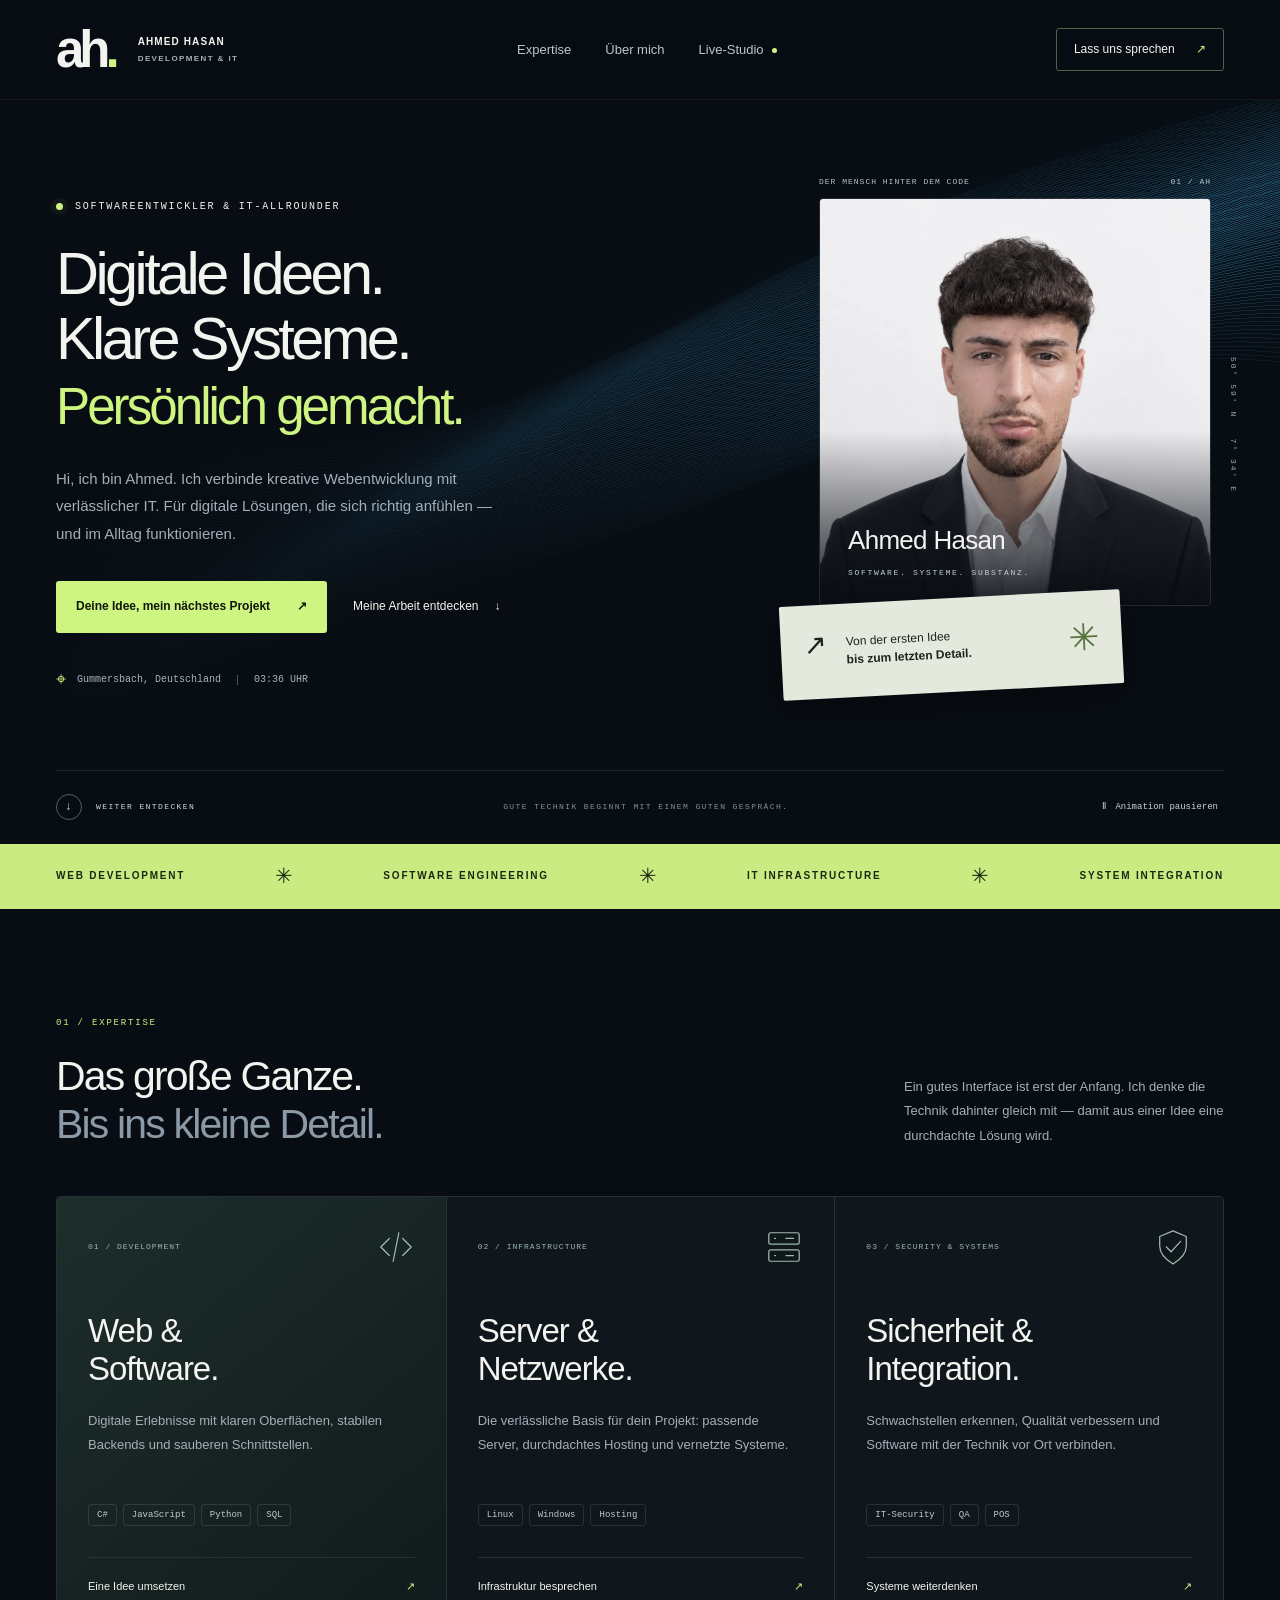
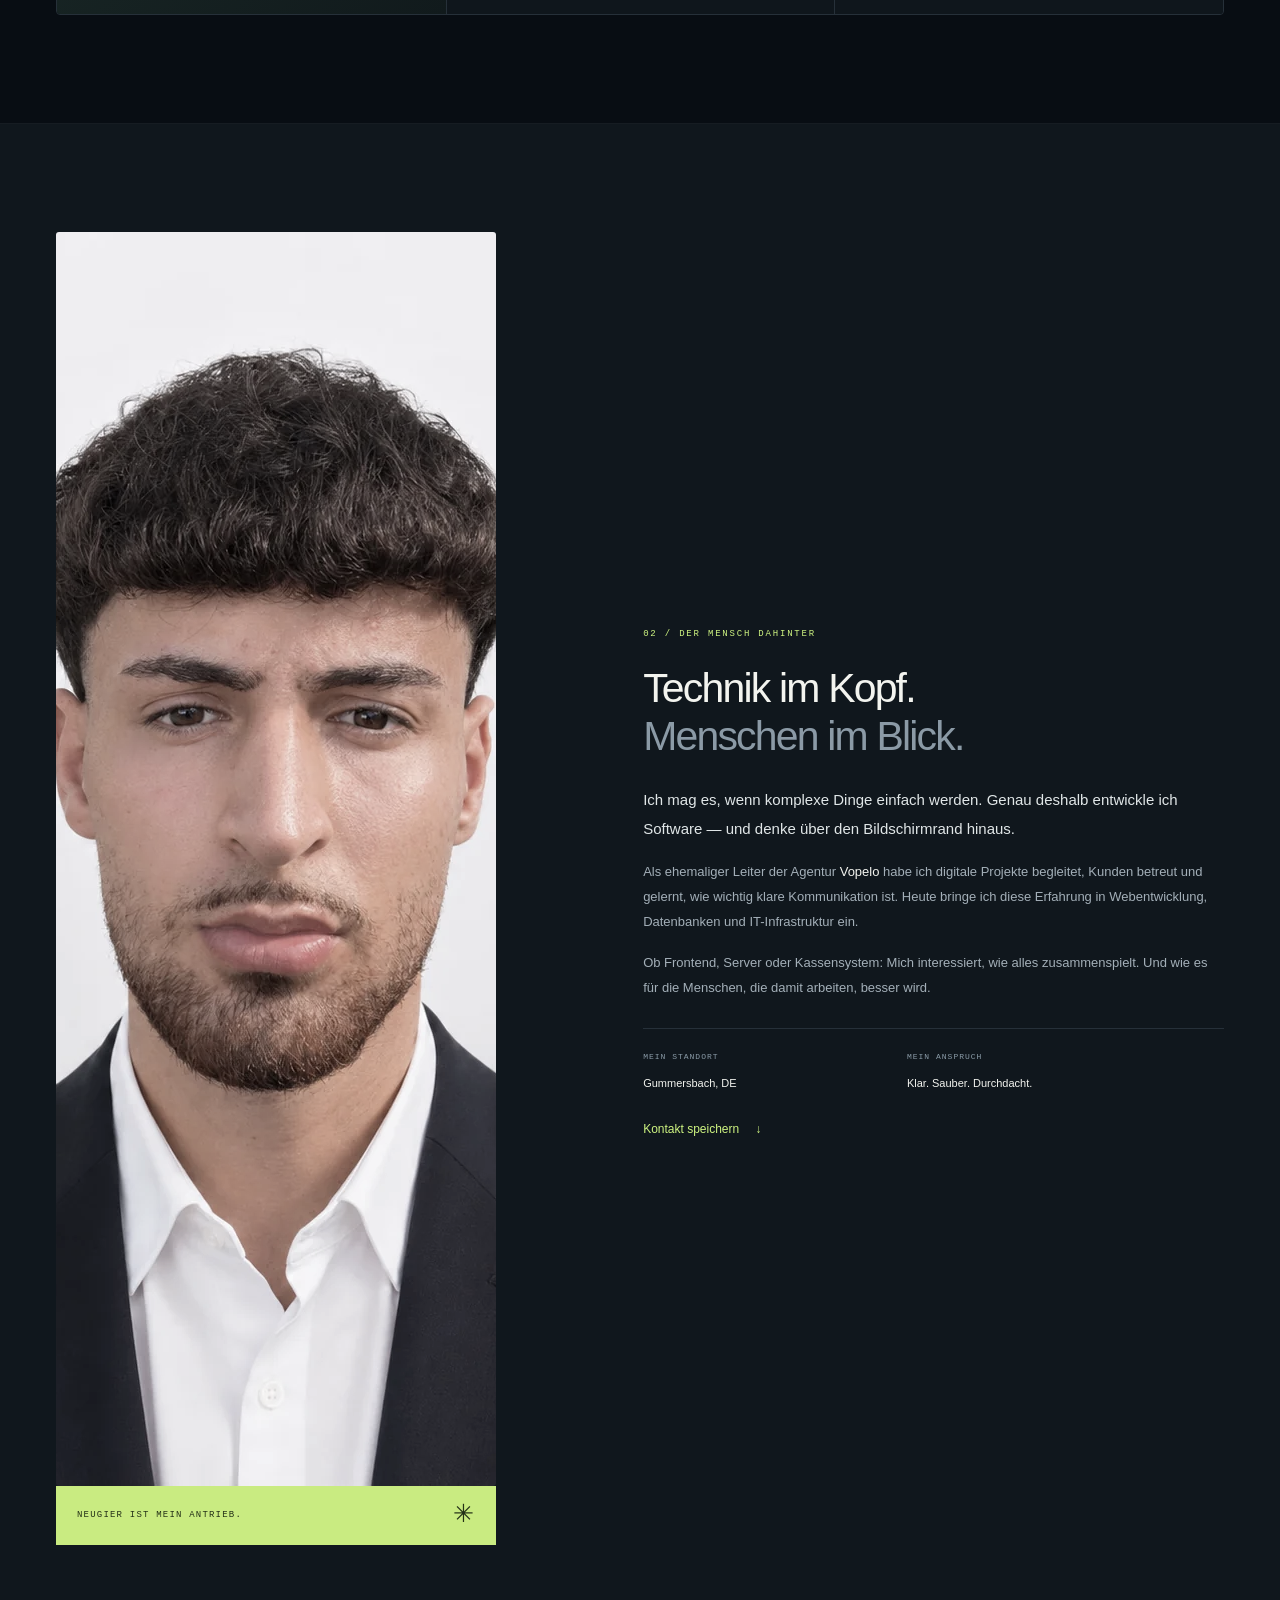
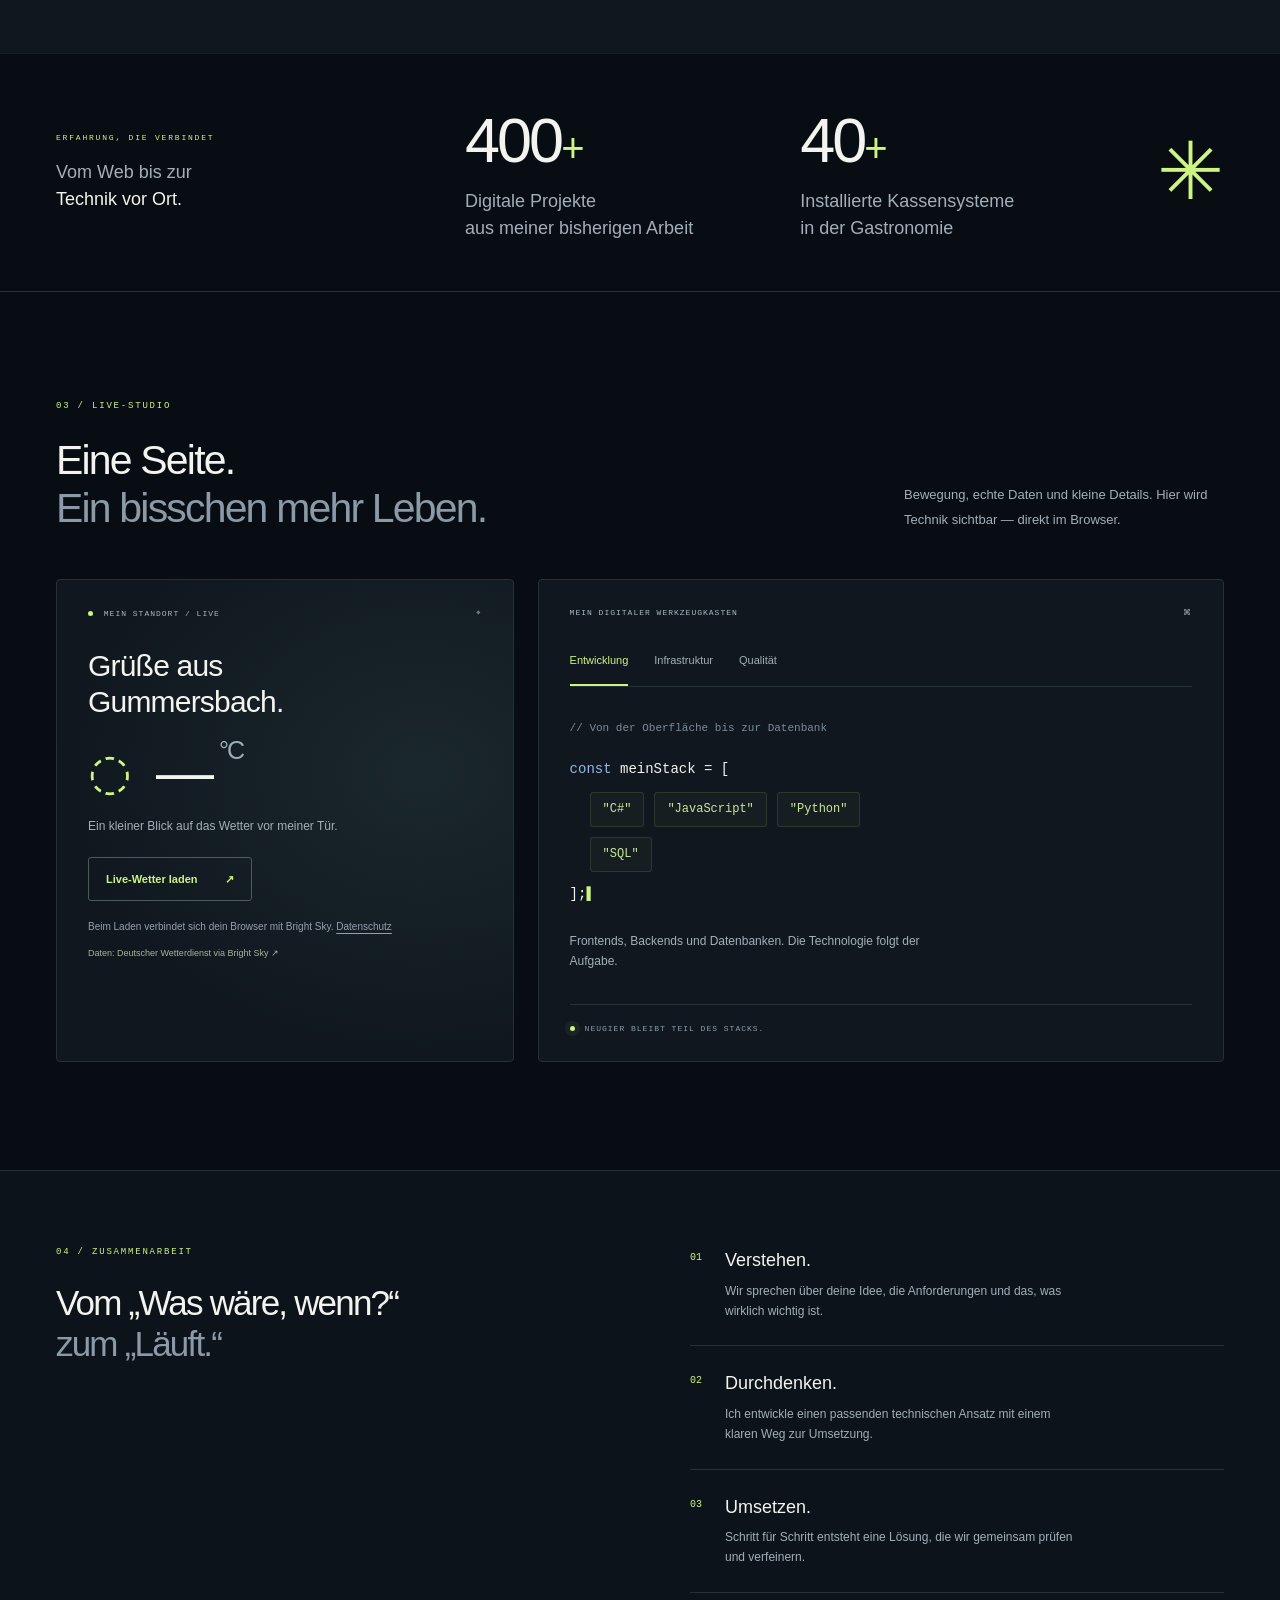
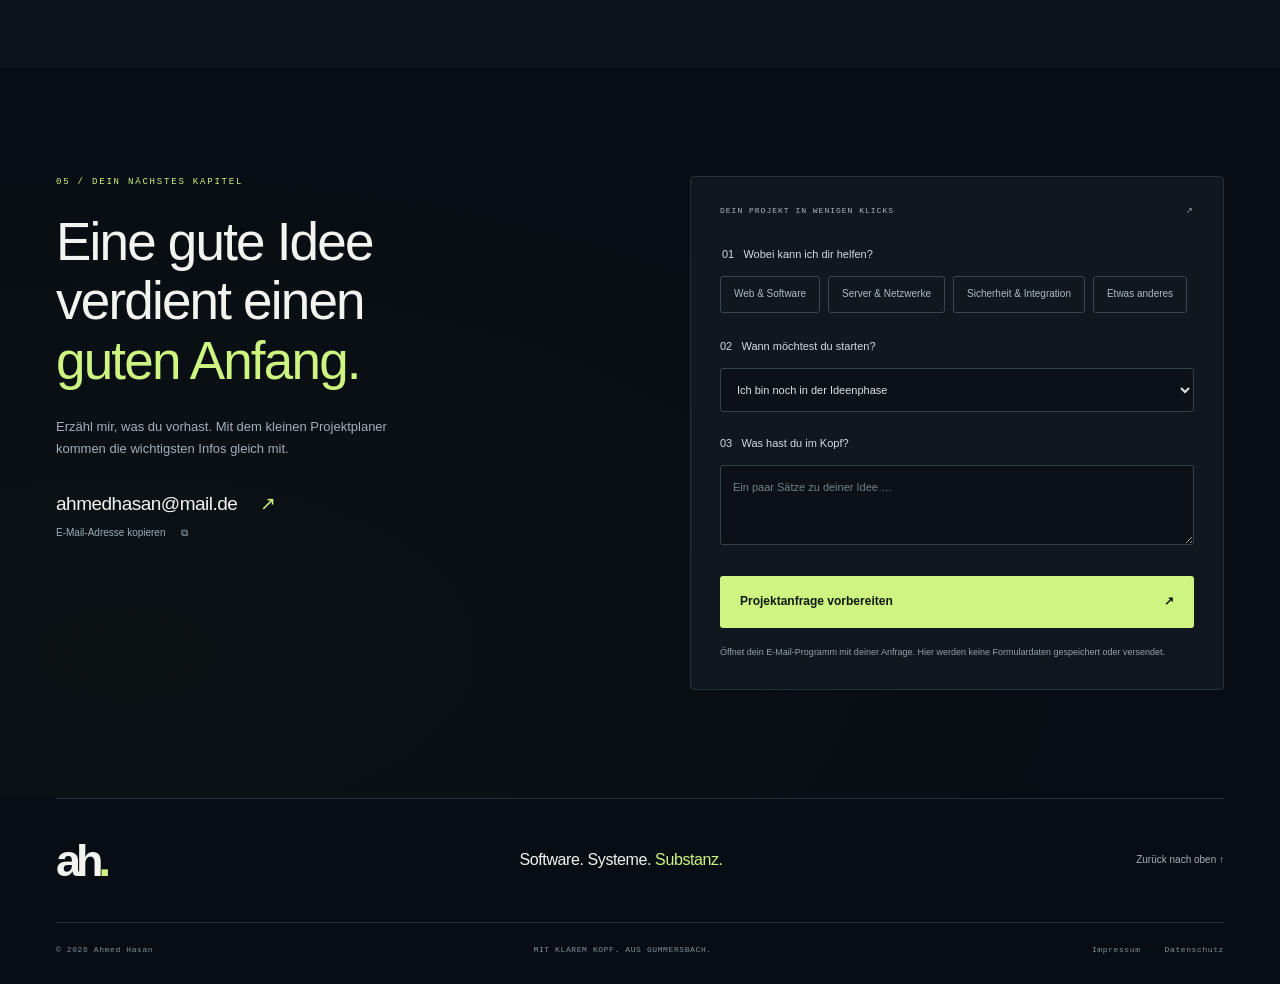
<file: index.html>
<!doctype html>
<html lang="de">
<head>
<meta charset="utf-8"><meta name="viewport" content="width=device-width, initial-scale=1"><meta name="theme-color" content="#080d13">
<title>Ahmed Hasan — Software. Systeme. Substanz.</title><meta name="description" content="Ahmed Hasan aus Gummersbach. Persönliche Softwareentwicklung, Webanwendungen und sichere IT-Infrastruktur – von der Idee bis zum Betrieb.">
<meta property="og:title" content="Ahmed Hasan — Software. Systeme. Substanz."><meta property="og:description" content="Digitale Ideen. Durchdachte Systeme. Ein persönlicher Blick auf meine Arbeit."><meta property="og:type" content="website">
<link rel="icon" href="assets/favicon.svg" type="image/svg+xml"><link rel="stylesheet" href="style.css"><script src="script.js" defer></script>
</head>
<body>
<a class="skip-link" href="#inhalt">Zum Inhalt springen</a>
<header class="site-header" id="header"><div class="container navigation"><a class="brand" href="#start" aria-label="Ahmed Hasan, Startseite">ah<span>.</span><span class="brand-caption">AHMED HASAN<br><small>DEVELOPMENT & IT</small></span></a><nav aria-label="Hauptnavigation" id="navigation"><a href="#leistungen">Expertise</a><a href="#ueber-mich">Über mich</a><a href="#studio">Live-Studio <span class="tiny-dot"></span></a></nav><a class="nav-contact" href="#kontakt">Lass uns sprechen <span>↗</span></a><button class="menu-toggle" aria-controls="navigation" aria-expanded="false" aria-label="Menü öffnen"><span></span><span></span></button></div></header>
<main id="inhalt">
<section class="hero" id="start" aria-labelledby="hero-title">
<div class="hero-media" aria-hidden="true"><video id="background-video" muted loop playsinline preload="none" poster="assets/digital-flow-poster.webp"><source data-src="assets/digital-flow.mp4" type="video/mp4"></video><div class="video-shade"></div></div>
<div class="container hero-inner"><div class="hero-copy"><p class="eyebrow"><span class="status-dot"></span> SOFTWAREENTWICKLER & IT-ALLROUNDER</p><h1 id="hero-title">Digitale Ideen.<br>Klare Systeme.<br><span>Persönlich gemacht.</span></h1><p class="hero-description">Hi, ich bin Ahmed. Ich verbinde kreative Webentwicklung mit verlässlicher IT. Für digitale Lösungen, die sich richtig anfühlen — und im Alltag funktionieren.</p><div class="hero-actions"><a class="button primary" href="#kontakt">Deine Idee, mein nächstes Projekt <span>↗</span></a><a class="text-link" href="#leistungen">Meine Arbeit entdecken <span>↓</span></a></div><div class="hero-location"><span class="location-mark">⌖</span> Gummersbach, Deutschland <span class="location-divider"></span><time id="local-time">Europe / Berlin</time></div></div>
<div class="portrait-composition"><div class="portrait-top"><span>DER MENSCH HINTER DEM CODE</span><span>01 / AH</span></div><div class="portrait-frame"><img src="assets/ahmed-hasan-portrait.webp" alt="Ahmed Hasan im dunklen Sakko" width="1254" height="1254" fetchpriority="high"><div class="portrait-gradient"></div><div class="portrait-name">Ahmed Hasan<span>SOFTWARE. SYSTEME. SUBSTANZ.</span></div></div><div class="portrait-note"><span class="note-symbol">↗</span><div>Von der ersten Idee<br><strong>bis zum letzten Detail.</strong></div><span class="note-star">✳</span></div><div class="portrait-coordinate">50° 59′ N &nbsp; 7° 34′ E</div></div>
</div><div class="container hero-bottom"><a href="#leistungen"><span class="scroll-circle">↓</span> WEITER ENTDECKEN</a><span>GUTE TECHNIK BEGINNT MIT EINEM GUTEN GESPRÄCH.</span><button id="motion-toggle" type="button" aria-pressed="false"><span id="motion-icon">▶</span> <span id="motion-label">Animation starten</span></button></div>
</section>
<div class="expertise-strip"><div class="container"><span>WEB DEVELOPMENT</span><i>✳</i><span>SOFTWARE ENGINEERING</span><i>✳</i><span>IT INFRASTRUCTURE</span><i>✳</i><span>SYSTEM INTEGRATION</span></div></div>
<section class="section" id="leistungen"><div class="container"><div class="section-heading"><div><p class="eyebrow section-label">01 / EXPERTISE</p><h2>Das große Ganze.<br><span>Bis ins kleine Detail.</span></h2></div><p>Ein gutes Interface ist erst der Anfang. Ich denke die Technik dahinter gleich mit — damit aus einer Idee eine durchdachte Lösung wird.</p></div>
<div class="service-grid"><article class="service featured"><div class="service-top"><span>01 / DEVELOPMENT</span><svg viewBox="0 0 40 40" aria-hidden="true"><path d="m13 11-9 9 9 9m14-18 9 9-9 9M23 5l-6 30"/></svg></div><h3>Web &<br>Software.</h3><p>Digitale Erlebnisse mit klaren Oberflächen, stabilen Backends und sauberen Schnittstellen.</p><div class="tags"><span>C#</span><span>JavaScript</span><span>Python</span><span>SQL</span></div><a href="#kontakt" data-service="Web & Software" class="service-link">Eine Idee umsetzen <span>↗</span></a></article>
<article class="service"><div class="service-top"><span>02 / INFRASTRUCTURE</span><svg viewBox="0 0 40 40" aria-hidden="true"><rect x="4" y="5" width="32" height="12" rx="2"/><rect x="4" y="23" width="32" height="12" rx="2"/><path d="M10 11h1m-1 18h1m11-18h8m-8 18h8"/></svg></div><h3>Server &<br>Netzwerke.</h3><p>Die verlässliche Basis für dein Projekt: passende Server, durchdachtes Hosting und vernetzte Systeme.</p><div class="tags"><span>Linux</span><span>Windows</span><span>Hosting</span></div><a href="#kontakt" data-service="Server & Netzwerke" class="service-link">Infrastruktur besprechen <span>↗</span></a></article>
<article class="service"><div class="service-top"><span>03 / SECURITY & SYSTEMS</span><svg viewBox="0 0 40 40" aria-hidden="true"><path d="m20 3 14 6v10c0 8-6 14-14 19C12 33 6 27 6 19V9Zm-7 17 5 5 10-11"/></svg></div><h3>Sicherheit &<br>Integration.</h3><p>Schwachstellen erkennen, Qualität verbessern und Software mit der Technik vor Ort verbinden.</p><div class="tags"><span>IT-Security</span><span>QA</span><span>POS</span></div><a href="#kontakt" data-service="Sicherheit & Integration" class="service-link">Systeme weiterdenken <span>↗</span></a></article></div>
</div></section>
<section class="about-section section" id="ueber-mich"><div class="container about-grid"><div class="about-image"><img src="assets/ahmed-hasan-portrait.webp" alt="Ahmed Hasan – Softwareentwickler aus Gummersbach" width="1254" height="1254" loading="lazy"><div class="about-image-caption"><span>NEUGIER IST MEIN ANTRIEB.</span><span>✳</span></div></div><div class="about-copy"><p class="eyebrow section-label">02 / DER MENSCH DAHINTER</p><h2>Technik im Kopf.<br><span>Menschen im Blick.</span></h2><p class="lead">Ich mag es, wenn komplexe Dinge einfach werden. Genau deshalb entwickle ich Software — und denke über den Bildschirmrand hinaus.</p><p>Als ehemaliger Leiter der Agentur <strong>Vopelo</strong> habe ich digitale Projekte begleitet, Kunden betreut und gelernt, wie wichtig klare Kommunikation ist. Heute bringe ich diese Erfahrung in Webentwicklung, Datenbanken und IT-Infrastruktur ein.</p><p>Ob Frontend, Server oder Kassensystem: Mich interessiert, wie alles zusammenspielt. Und wie es für die Menschen, die damit arbeiten, besser wird.</p><div class="personal-facts"><div><span>MEIN STANDORT</span><strong>Gummersbach, DE</strong></div><div><span>MEIN ANSPRUCH</span><strong>Klar. Sauber. Durchdacht.</strong></div></div><button class="text-link" id="save-contact">Kontakt speichern <span>↓</span></button></div></div></section>
<section class="experience"><div class="container experience-inner"><div><p class="eyebrow section-label">ERFAHRUNG, DIE VERBINDET</p><p>Vom Web bis zur<br><strong>Technik vor Ort.</strong></p></div><div class="stat"><strong>400<span>+</span></strong><p>Digitale Projekte<br>aus meiner bisherigen Arbeit</p></div><div class="stat"><strong>40<span>+</span></strong><p>Installierte Kassensysteme<br>in der Gastronomie</p></div><div class="experience-asterisk" aria-hidden="true">✳</div></div></section>
<section class="section studio-section" id="studio"><div class="container"><div class="section-heading"><div><p class="eyebrow section-label">03 / LIVE-STUDIO</p><h2>Eine Seite.<br><span>Ein bisschen mehr Leben.</span></h2></div><p>Bewegung, echte Daten und kleine Details. Hier wird Technik sichtbar — direkt im Browser.</p></div><div class="studio-grid"><article class="weather-card"><div class="card-top"><span><i class="tiny-dot"></i> MEIN STANDORT / LIVE</span><span>⌖</span></div><h3>Grüße aus<br>Gummersbach.</h3><div class="weather-display"><span id="weather-icon" aria-hidden="true">◌</span><strong id="weather-temp">—<small>°C</small></strong></div><p id="weather-description" aria-live="polite">Ein kleiner Blick auf das Wetter vor meiner Tür.</p><div class="weather-details" id="weather-details" hidden><span id="weather-wind"></span><span id="weather-updated"></span></div><button class="button outline" id="load-weather">Live-Wetter laden <span>↗</span></button><p class="data-note">Beim Laden verbindet sich dein Browser mit Bright Sky. <a href="datenschutz.html#live-wetter">Datenschutz</a></p><a class="source-link" href="https://brightsky.dev/" target="_blank" rel="noopener noreferrer">Daten: Deutscher Wetterdienst via Bright Sky ↗</a></article>
<article class="stack-card"><div class="card-top"><span>MEIN DIGITALER WERKZEUGKASTEN</span><span>⌘</span></div><div class="stack-tabs" role="tablist" aria-label="Technologiebereiche"><button role="tab" id="tab-dev" aria-controls="stack-panel" aria-selected="true" data-stack="dev">Entwicklung</button><button role="tab" id="tab-infra" aria-controls="stack-panel" aria-selected="false" tabindex="-1" data-stack="infra">Infrastruktur</button><button role="tab" id="tab-quality" aria-controls="stack-panel" aria-selected="false" tabindex="-1" data-stack="quality">Qualität</button></div><div id="stack-panel" role="tabpanel" aria-labelledby="tab-dev" tabindex="0"><div class="stack-code"><span class="code-muted">// Von der Oberfläche bis zur Datenbank</span><p><span class="code-blue">const</span> meinStack = [</p><div id="stack-items"><span>"C#"</span><span>"JavaScript"</span><span>"Python"</span><span>"SQL"</span></div><p>];<span class="code-cursor">▌</span></p></div><p class="stack-description" id="stack-description">Frontends, Backends und Datenbanken. Die Technologie folgt der Aufgabe.</p></div><div class="stack-footer"><span class="status-dot"></span> NEUGIER BLEIBT TEIL DES STACKS.</div></article></div></div></section>
<section class="process-section"><div class="container process-grid"><div><p class="eyebrow section-label">04 / ZUSAMMENARBEIT</p><h2>Vom „Was wäre, wenn?“<br><span>zum „Läuft.“</span></h2></div><div class="process-steps"><div><span>01</span><div><h3>Verstehen.</h3><p>Wir sprechen über deine Idee, die Anforderungen und das, was wirklich wichtig ist.</p></div></div><div><span>02</span><div><h3>Durchdenken.</h3><p>Ich entwickle einen passenden technischen Ansatz mit einem klaren Weg zur Umsetzung.</p></div></div><div><span>03</span><div><h3>Umsetzen.</h3><p>Schritt für Schritt entsteht eine Lösung, die wir gemeinsam prüfen und verfeinern.</p></div></div></div></div></section>
<section class="section contact-section" id="kontakt"><div class="container contact-grid"><div><p class="eyebrow section-label">05 / DEIN NÄCHSTES KAPITEL</p><h2>Eine gute Idee<br>verdient einen<br><span>guten Anfang.</span></h2><p class="contact-description">Erzähl mir, was du vorhast. Mit dem kleinen Projektplaner kommen die wichtigsten Infos gleich mit.</p><a class="contact-email" href="mailto:ahmedhasan@mail.de">ahmedhasan@mail.de <span>↗</span></a><button class="copy-button" id="copy-email">E-Mail-Adresse kopieren <span>⧉</span></button><p id="copy-status" role="status" class="feedback"></p></div>
<form class="project-planner" id="project-form"><div class="card-top"><span>DEIN PROJEKT IN WENIGEN KLICKS</span><span>↗</span></div><fieldset><legend>01 &nbsp; Wobei kann ich dir helfen?</legend><div class="project-options"><label><input type="radio" name="service" value="Web & Software" required><span>Web & Software</span></label><label><input type="radio" name="service" value="Server & Netzwerke"><span>Server & Netzwerke</span></label><label><input type="radio" name="service" value="Sicherheit & Integration"><span>Sicherheit & Integration</span></label><label><input type="radio" name="service" value="Etwas anderes"><span>Etwas anderes</span></label></div></fieldset><div class="field"><label for="timeline">02 &nbsp; Wann möchtest du starten?</label><select id="timeline" name="timeline"><option>Ich bin noch in der Ideenphase</option><option>So bald wie möglich</option><option>In den nächsten 1–3 Monaten</option><option>Der Zeitpunkt ist flexibel</option></select></div><div class="field"><label for="project-message">03 &nbsp; Was hast du im Kopf?</label><textarea id="project-message" name="message" rows="3" maxlength="2000" placeholder="Ein paar Sätze zu deiner Idee …" required></textarea></div><button type="submit" class="button primary">Projektanfrage vorbereiten <span>↗</span></button><p class="data-note">Öffnet dein E-Mail-Programm mit deiner Anfrage. Hier werden keine Formulardaten gespeichert oder versendet.</p><div id="email-fallback" hidden><p class="feedback" role="status">Deine Anfrage ist vorbereitet. Falls sich kein E-Mail-Programm öffnet, kopiere den Text und sende ihn an ahmedhasan@mail.de.</p><textarea id="prepared-message" readonly rows="5" aria-label="Vorbereitete Projektanfrage"></textarea><button id="copy-inquiry" type="button" class="text-link">Anfrage kopieren ⧉</button><p id="inquiry-status" role="status" class="feedback"></p></div></form></div></section>
</main>
<footer><div class="container footer-top"><a class="brand" href="#start" aria-label="Zur Startseite">ah<span>.</span></a><p>Software. Systeme. <span>Substanz.</span></p><a class="text-link" href="#start">Zurück nach oben ↑</a></div><div class="container footer-bottom"><span>© <span id="year">2026</span> Ahmed Hasan</span><span>MIT KLAREM KOPF. AUS GUMMERSBACH.</span><div><a href="Impressum.html">Impressum</a><a href="datenschutz.html">Datenschutz</a></div></div></footer>
</body></html>
</file>
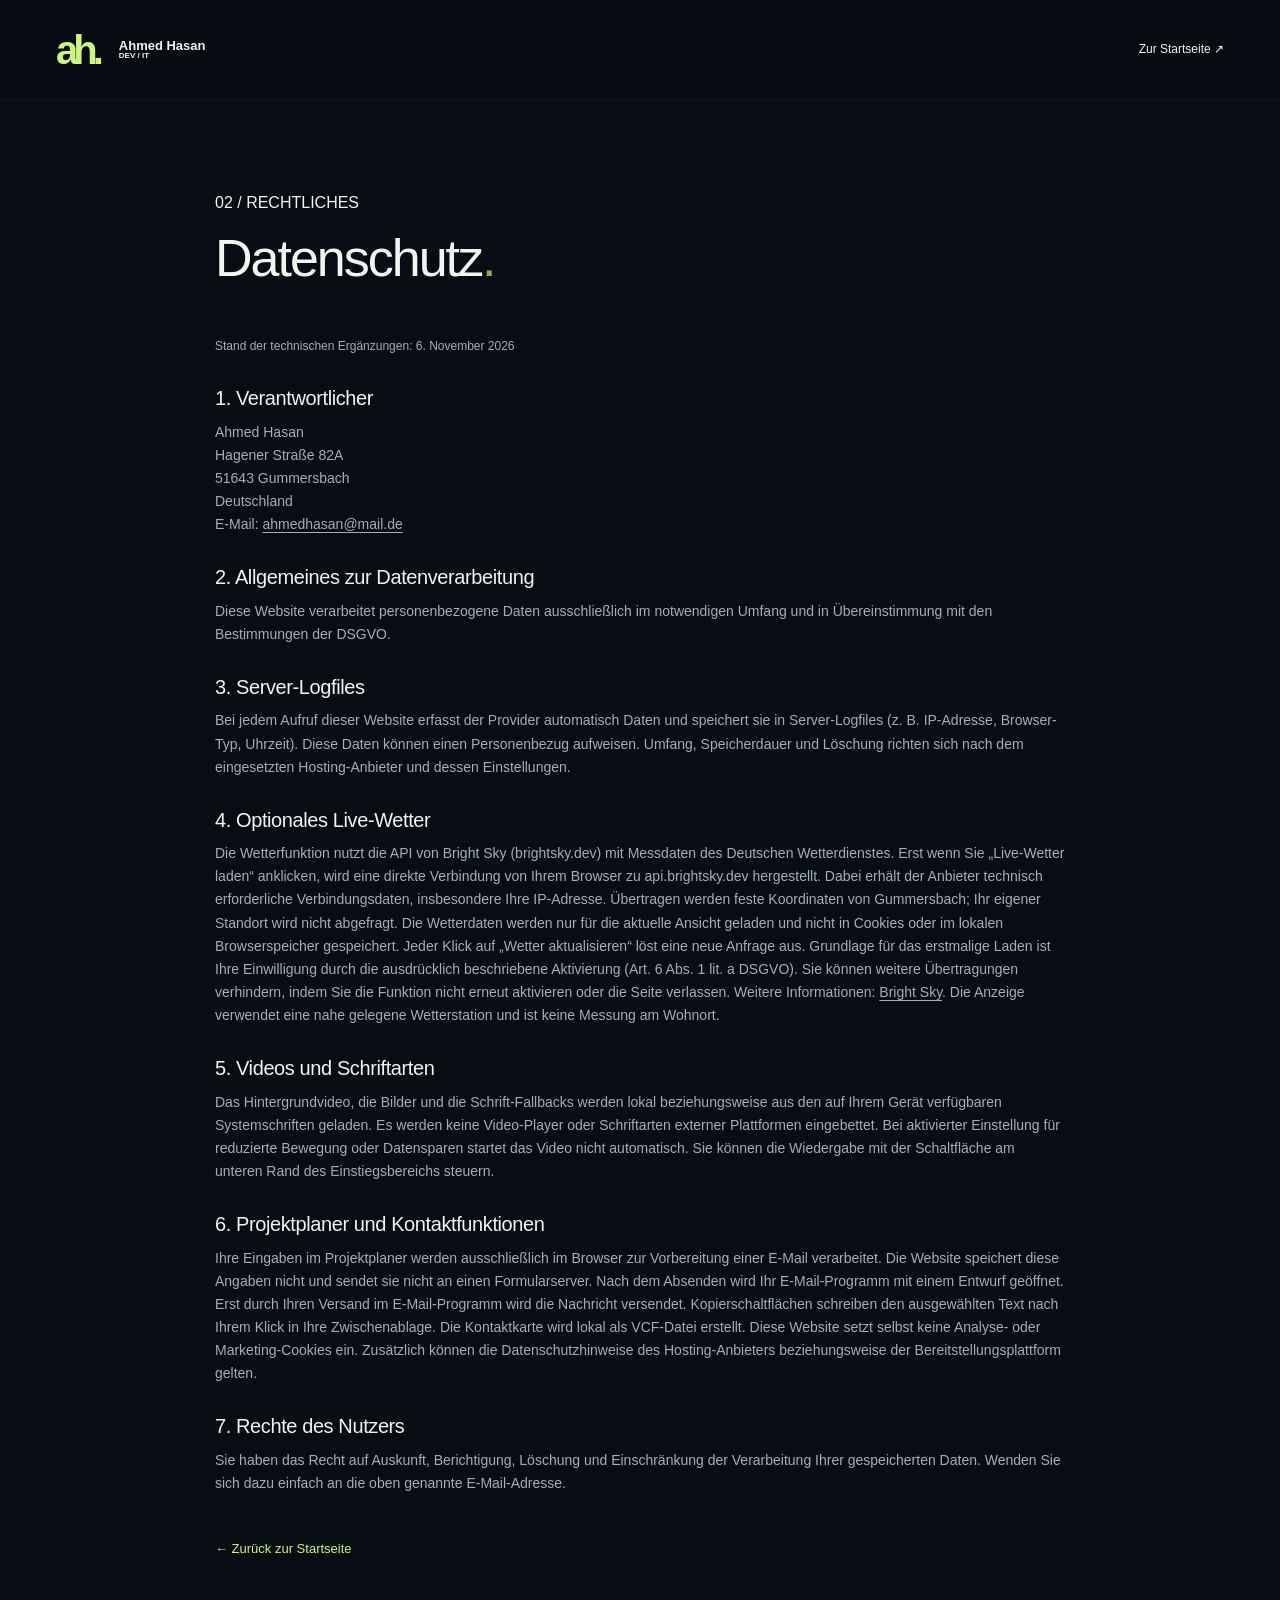
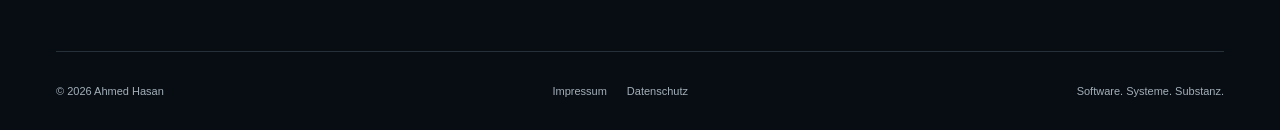
<file: datenschutz.html>
<!doctype html>
<html lang="de">
<head>
  <meta charset="utf-8">
  <meta name="viewport" content="width=device-width, initial-scale=1">
  <meta name="theme-color" content="#0a1420">
  <meta name="robots" content="noindex, follow">
  <title>Datenschutzerklärung — Ahmed Hasan</title>
  <link rel="icon" type="image/svg+xml" href="assets/favicon.svg">
  <link rel="stylesheet" href="style.css">
  <script defer src="script.js"></script>
</head>
<body class="legal-page">
  <a class="skip-link" href="#hauptinhalt">Zum Inhalt springen</a>
  <header class="site-header" id="site-header"><div class="container nav-shell"><a class="brand" href="index.html" aria-label="Ahmed Hasan – Startseite"><span class="brand-symbol" aria-hidden="true">a<span>h</span><b>.</b></span><span class="brand-name"><span>Ahmed <strong>Hasan</strong></span><small>DEV / IT</small></span></a><a class="nav-cta" href="index.html">Zur Startseite <span aria-hidden="true">↗</span></a></div></header>
  <main id="hauptinhalt" class="container legal-wrap">
    <p class="section-kicker"><span>02</span> / RECHTLICHES</p>
    <h1>Datenschutz<span style="color:#8bad4b">.</span></h1>
    <div class="legal-body">
      <p class="legal-note">Stand der technischen Ergänzungen: 6. November 2026</p>
      <h2>1. Verantwortlicher</h2>
      <p>Ahmed Hasan<br>Hagener Straße 82A<br>51643 Gummersbach<br>Deutschland<br>E-Mail: <a href="mailto:ahmedhasan@mail.de">ahmedhasan@mail.de</a></p>
      <h2>2. Allgemeines zur Datenverarbeitung</h2>
      <p>Diese Website verarbeitet personenbezogene Daten ausschließlich im notwendigen Umfang und in Übereinstimmung mit den Bestimmungen der DSGVO.</p>
      <h2>3. Server-Logfiles</h2>
      <p>Bei jedem Aufruf dieser Website erfasst der Provider automatisch Daten und speichert sie in Server-Logfiles (z. B. IP-Adresse, Browser-Typ, Uhrzeit). Diese Daten können einen Personenbezug aufweisen. Umfang, Speicherdauer und Löschung richten sich nach dem eingesetzten Hosting-Anbieter und dessen Einstellungen.</p>
      <h2 id="live-wetter">4. Optionales Live-Wetter</h2>
      <p>Die Wetterfunktion nutzt die API von Bright Sky (brightsky.dev) mit Messdaten des Deutschen Wetterdienstes. Erst wenn Sie „Live-Wetter laden“ anklicken, wird eine direkte Verbindung von Ihrem Browser zu api.brightsky.dev hergestellt. Dabei erhält der Anbieter technisch erforderliche Verbindungsdaten, insbesondere Ihre IP-Adresse. Übertragen werden feste Koordinaten von Gummersbach; Ihr eigener Standort wird nicht abgefragt. Die Wetterdaten werden nur für die aktuelle Ansicht geladen und nicht in Cookies oder im lokalen Browserspeicher gespeichert. Jeder Klick auf „Wetter aktualisieren“ löst eine neue Anfrage aus. Grundlage für das erstmalige Laden ist Ihre Einwilligung durch die ausdrücklich beschriebene Aktivierung (Art. 6 Abs. 1 lit. a DSGVO). Sie können weitere Übertragungen verhindern, indem Sie die Funktion nicht erneut aktivieren oder die Seite verlassen. Weitere Informationen: <a href="https://brightsky.dev/" target="_blank" rel="noopener noreferrer">Bright Sky</a>. Die Anzeige verwendet eine nahe gelegene Wetterstation und ist keine Messung am Wohnort.</p>
      <h2>5. Videos und Schriftarten</h2>
      <p>Das Hintergrundvideo, die Bilder und die Schrift-Fallbacks werden lokal beziehungsweise aus den auf Ihrem Gerät verfügbaren Systemschriften geladen. Es werden keine Video-Player oder Schriftarten externer Plattformen eingebettet. Bei aktivierter Einstellung für reduzierte Bewegung oder Datensparen startet das Video nicht automatisch. Sie können die Wiedergabe mit der Schaltfläche am unteren Rand des Einstiegsbereichs steuern.</p>
      <h2>6. Projektplaner und Kontaktfunktionen</h2>
      <p>Ihre Eingaben im Projektplaner werden ausschließlich im Browser zur Vorbereitung einer E-Mail verarbeitet. Die Website speichert diese Angaben nicht und sendet sie nicht an einen Formularserver. Nach dem Absenden wird Ihr E-Mail-Programm mit einem Entwurf geöffnet. Erst durch Ihren Versand im E-Mail-Programm wird die Nachricht versendet. Kopierschaltflächen schreiben den ausgewählten Text nach Ihrem Klick in Ihre Zwischenablage. Die Kontaktkarte wird lokal als VCF-Datei erstellt. Diese Website setzt selbst keine Analyse- oder Marketing-Cookies ein. Zusätzlich können die Datenschutzhinweise des Hosting-Anbieters beziehungsweise der Bereitstellungsplattform gelten.</p>
      <h2>7. Rechte des Nutzers</h2>
      <p>Sie haben das Recht auf Auskunft, Berichtigung, Löschung und Einschränkung der Verarbeitung Ihrer gespeicherten Daten. Wenden Sie sich dazu einfach an die oben genannte E-Mail-Adresse.</p>
    </div>
    <a class="legal-back" href="index.html"><span aria-hidden="true">←</span> Zurück zur Startseite</a>
  </main>
  <footer class="site-footer"><div class="container footer-lower"><span>© 2026 Ahmed Hasan</span><div><a href="Impressum.html">Impressum</a><a href="datenschutz.html" aria-current="page">Datenschutz</a></div><span>Software. Systeme. Substanz.</span></div></footer>
</body>
</html>
</file>
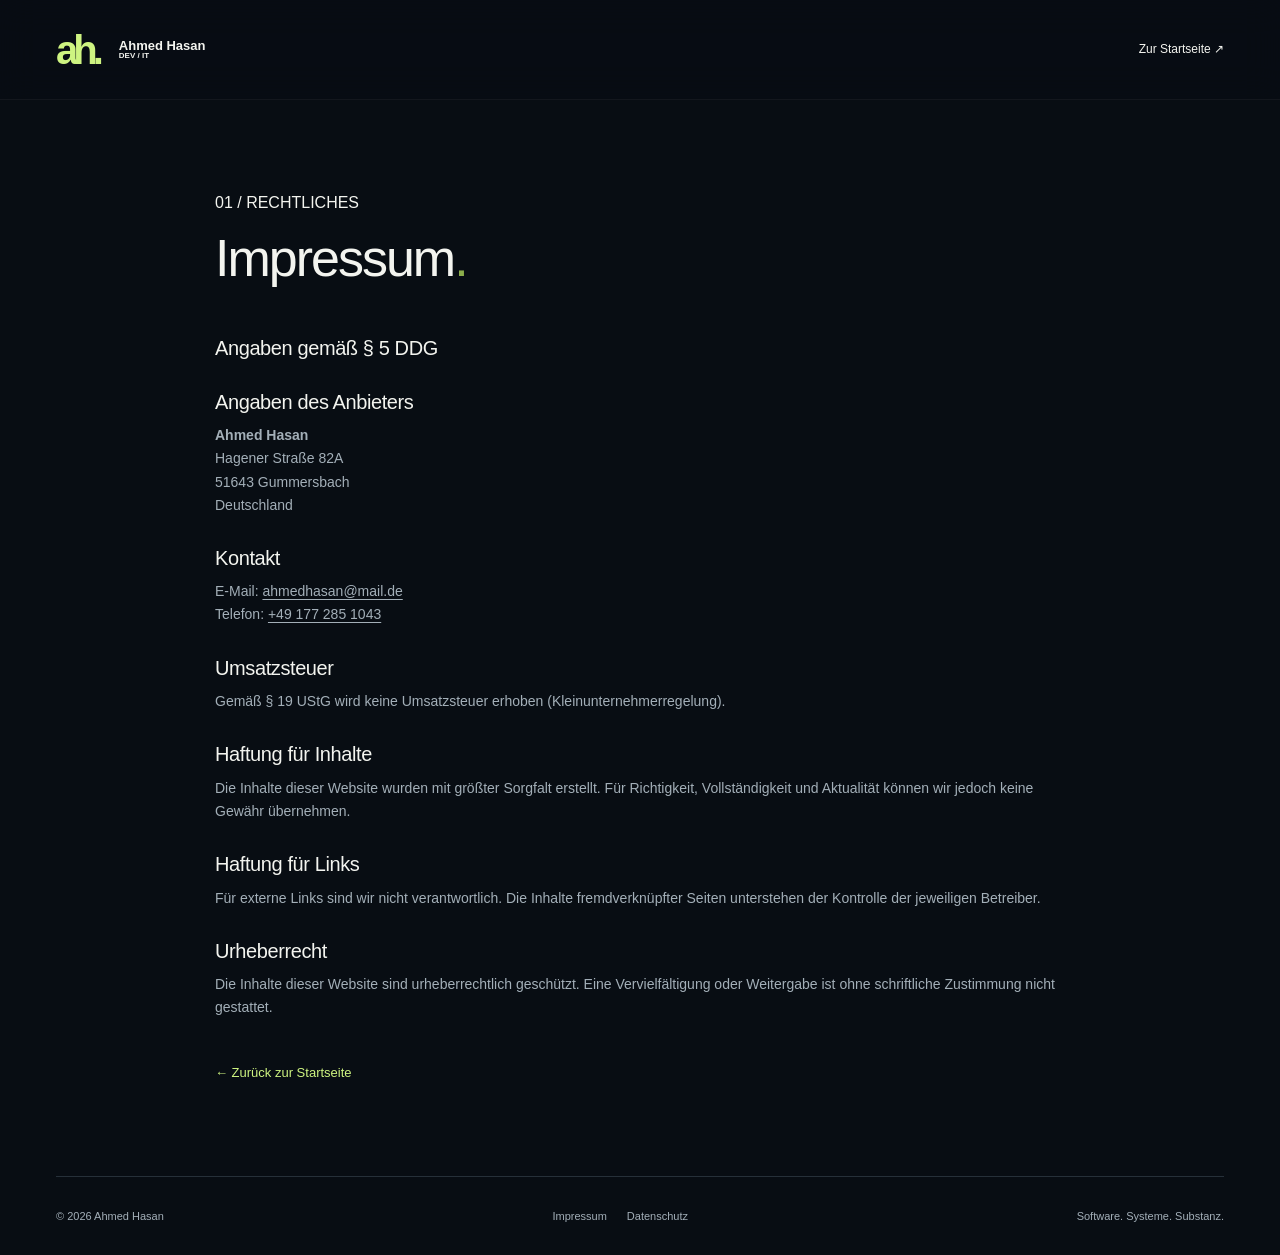
<file: Impressum.html>
<!doctype html>
<html lang="de">
<head>
  <meta charset="utf-8">
  <meta name="viewport" content="width=device-width, initial-scale=1">
  <meta name="theme-color" content="#0a1420">
  <meta name="robots" content="noindex, follow">
  <title>Impressum — Ahmed Hasan</title>
  <link rel="icon" type="image/svg+xml" href="assets/favicon.svg">
  <link rel="stylesheet" href="style.css">
  <script defer src="script.js"></script>
</head>
<body class="legal-page">
  <a class="skip-link" href="#hauptinhalt">Zum Inhalt springen</a>
  <header class="site-header" id="site-header"><div class="container nav-shell"><a class="brand" href="index.html" aria-label="Ahmed Hasan – Startseite"><span class="brand-symbol" aria-hidden="true">a<span>h</span><b>.</b></span><span class="brand-name"><span>Ahmed <strong>Hasan</strong></span><small>DEV / IT</small></span></a><a class="nav-cta" href="index.html">Zur Startseite <span aria-hidden="true">↗</span></a></div></header>
  <main id="hauptinhalt" class="container legal-wrap">
    <p class="section-kicker"><span>01</span> / RECHTLICHES</p>
    <h1>Impressum<span style="color:#8bad4b">.</span></h1>
    <div class="legal-body">
      <h2>Angaben gemäß § 5 DDG</h2>
      <h2>Angaben des Anbieters</h2>
      <p><strong>Ahmed Hasan</strong><br>Hagener Straße 82A<br>51643 Gummersbach<br>Deutschland</p>
      <h2>Kontakt</h2>
      <p>E-Mail: <a href="mailto:ahmedhasan@mail.de">ahmedhasan@mail.de</a><br>Telefon: <a href="tel:+491772851043">+49 177 285 1043</a></p>
      <h2>Umsatzsteuer</h2>
      <p>Gemäß § 19 UStG wird keine Umsatzsteuer erhoben (Kleinunternehmerregelung).</p>
      <h2>Haftung für Inhalte</h2>
      <p>Die Inhalte dieser Website wurden mit größter Sorgfalt erstellt. Für Richtigkeit, Vollständigkeit und Aktualität können wir jedoch keine Gewähr übernehmen.</p>
      <h2>Haftung für Links</h2>
      <p>Für externe Links sind wir nicht verantwortlich. Die Inhalte fremdverknüpfter Seiten unterstehen der Kontrolle der jeweiligen Betreiber.</p>
      <h2>Urheberrecht</h2>
      <p>Die Inhalte dieser Website sind urheberrechtlich geschützt. Eine Vervielfältigung oder Weitergabe ist ohne schriftliche Zustimmung nicht gestattet.</p>
    </div>
    <a class="legal-back" href="index.html"><span aria-hidden="true">←</span> Zurück zur Startseite</a>
  </main>
  <footer class="site-footer"><div class="container footer-lower"><span>© 2026 Ahmed Hasan</span><div><a href="Impressum.html" aria-current="page">Impressum</a><a href="datenschutz.html">Datenschutz</a></div><span>Software. Systeme. Substanz.</span></div></footer>
</body>
</html>
</file>
<file: style.css>
@font-face{font-family:Fallback;src:local('Arial')} :root{--bg:#080d13;--panel:#10171f;--line:#263039;--text:#f3f4ef;--muted:#a3afb8;--accent:#cef481;--blue:#84b7d4;--max:1280px}*{box-sizing:border-box}html{scroll-behavior:smooth;scroll-padding-top:100px}body{margin:0;background:var(--bg);color:var(--text);font-family:Arial,Helvetica,sans-serif;font-size:16px;line-height:1.65}::selection{background:var(--accent);color:var(--bg)}a{color:inherit;text-decoration:none}button,input,select,textarea{font:inherit}button,a,input,textarea,select{-webkit-tap-highlight-color:transparent}button{cursor:pointer;color:inherit}a,button{touch-action:manipulation}button:disabled{cursor:wait;opacity:.65}button{background:none;border:0}img{display:block;max-width:100%;object-fit:cover}svg{width:38px;fill:none;stroke:currentColor;stroke-width:1.3;stroke-linecap:round;stroke-linejoin:round}p,h1,h2,h3{margin:0}button:focus-visible,a:focus-visible,input:focus-visible,select:focus-visible,textarea:focus-visible,[tabindex]:focus-visible{outline:2px solid var(--accent);outline-offset:6px}.container{width:min(var(--max),calc(100% - 112px));margin-inline:auto}.skip-link{position:fixed;top:-100px;left:15px;padding:12px;background:var(--accent);color:var(--bg);z-index:100}.skip-link:focus{top:12px}.site-header{height:100px;position:sticky;top:0;z-index:20;background:#080d13f2;border-bottom:1px solid #ffffff0c;backdrop-filter:blur(18px)}.navigation{height:100%;display:flex;align-items:center;justify-content:space-between;gap:32px}.brand{font-weight:800;letter-spacing:-5px;font-size:51px;line-height:1;display:flex;align-items:center}.brand>span:first-child{color:var(--accent)}.brand-caption{letter-spacing:1.1px;font-size:10px;line-height:1.6;margin-left:23px;font-weight:600}.brand-caption small{color:var(--muted);font-size:8px;letter-spacing:1.4px}nav{display:flex;align-items:center;gap:34px}nav a{font-size:13px;color:#bdc6cc}nav a:hover,nav a.active{color:var(--accent)}.tiny-dot,.status-dot{display:inline-block;width:7px;height:7px;background:var(--accent);border-radius:50%;flex-shrink:0}.tiny-dot{width:5px;height:5px;margin-left:5px;vertical-align:middle}.status-dot{box-shadow:0 0 0 5px #cef4810c}.nav-contact{font-size:12px;padding:11px 17px;border:1px solid #536048;border-radius:3px}.nav-contact span{margin-left:18px;color:var(--accent)}.menu-toggle{display:none}.hero{position:relative;overflow:hidden;min-height:740px}.hero-media{position:absolute;inset:0;pointer-events:none}.hero-media video{width:100%;height:100%;object-fit:cover;opacity:.65}.video-shade{position:absolute;inset:0;background:linear-gradient(90deg,#080d13 0%,#080d1380 55%,#080d1320),linear-gradient(0deg,#080d13,transparent 65%)}.hero-inner{position:relative;display:grid;grid-template-columns:1.4fr 1fr;gap:80px;padding-top:77px;padding-bottom:58px;align-items:center}.eyebrow{font:10px/1.5 'Courier New',monospace;letter-spacing:1.8px;display:flex;gap:12px;align-items:center}.hero h1{font-size:clamp(46px,4.65vw,70px);font-weight:500;line-height:1.09;letter-spacing:-3.6px;margin:28px 0}.hero h1>span{color:var(--accent);font-size:.86em;letter-spacing:-3px;white-space:nowrap}.hero-description{font-size:15px;color:var(--muted);max-width:460px;line-height:1.85}.hero-actions{display:flex;align-items:center;gap:26px;margin-top:33px;flex-wrap:wrap}.button{padding:16px 20px;display:inline-flex;gap:27px;justify-content:space-between;align-items:center;border-radius:3px;font-size:12px;font-weight:600;transition:background .2s,transform .2s}.button:hover{transform:translateY(-2px)}.primary{background:var(--accent);color:#10170b}.primary:hover{background:#dffcaa}.text-link{font-size:12px;display:inline-flex;align-items:center;gap:16px;padding:8px 0}.text-link:hover{color:var(--accent)}.hero-location{font:10px 'Courier New',monospace;color:#a6b3bd;display:flex;gap:11px;align-items:center;margin-top:37px}.location-mark{color:var(--accent);font-size:18px}.location-divider{height:10px;width:1px;background:#49525a;margin:0 5px}.portrait-composition{position:relative;padding:0 13px 20px 0;max-width:405px;justify-self:end;width:100%}.portrait-top{display:flex;justify-content:space-between;font:8px 'Courier New',monospace;letter-spacing:1px;color:#b8c4cc;margin-bottom:12px}.portrait-frame{height:408px;position:relative;border-radius:4px;overflow:hidden;border:1px solid #ffffff1f}.portrait-frame img{height:100%;width:100%;object-position:50% 37%;filter:saturate(.65)}.portrait-gradient{position:absolute;inset:0;background:linear-gradient(0deg,#080d13e8,transparent 43%)}.portrait-name{position:absolute;bottom:28px;left:28px;font-size:26px;letter-spacing:-.7px}.portrait-name span{font:8px 'Courier New',monospace;letter-spacing:1.7px;display:block;margin-top:6px;color:#c5d0d5}.portrait-note{position:relative;margin-top:-8px;margin-left:-38px;display:flex;align-items:center;gap:19px;background:#e5e8dd;color:#1b2418;padding:19px 23px;width:87%;box-shadow:0 10px 30px #0005;transform:rotate(-3deg);font-size:12px;line-height:1.5;border-radius:2px}.note-symbol{font-size:28px;align-self:start}.note-star{font-size:37px;margin-left:auto;color:#587441}.portrait-coordinate{position:absolute;font:8px 'Courier New',monospace;letter-spacing:2px;right:-14px;top:180px;writing-mode:vertical-rl;color:#99a9b6}.hero-bottom{position:relative;display:flex;align-items:center;justify-content:space-between;border-top:1px solid #ffffff16;padding:23px 0 24px;font:8px 'Courier New',monospace;letter-spacing:1.4px;color:#84929c}.hero-bottom>a{display:flex;gap:14px;align-items:center;color:#d3dbde}.scroll-circle{width:26px;height:26px;border:1px solid #50606c;border-radius:50%;display:grid;place-items:center;font-size:12px}.hero-bottom button{font:9px 'Courier New',monospace;color:#c9d3d9;display:flex;gap:9px;align-items:center}.expertise-strip{background:#c9eb81;color:#1b2811}.expertise-strip .container{min-height:65px;display:flex;align-items:center;justify-content:space-between;gap:20px}.expertise-strip span{font-size:10px;letter-spacing:1.8px;font-weight:700}.expertise-strip i{font-style:normal;font-size:21px}.section{padding:108px 0}.section-label{color:var(--accent);font-size:9px;margin-bottom:22px}.section-heading{display:flex;justify-content:space-between;gap:60px;align-items:end;margin-bottom:47px}h2{font-size:clamp(32px,3.2vw,48px);line-height:1.18;letter-spacing:-1.8px;font-weight:500}h2 span{color:#8b9aa6}.section-heading>p{font-size:13px;line-height:1.9;color:var(--muted);max-width:320px}.service-grid{display:grid;grid-template-columns:repeat(3,1fr);border:1px solid var(--line);border-radius:4px;overflow:hidden}.service{padding:31px 31px 0;background:#10171ee0;display:flex;flex-direction:column}.service+.service{border-left:1px solid var(--line)}.service.featured{background:linear-gradient(140deg,#1d2e2b,#111a1c)}.service-top{display:flex;align-items:center;justify-content:space-between;color:#9fbaac;font:8px 'Courier New',monospace;letter-spacing:1px;margin-bottom:46px;gap:10px}.service h3{font-size:33px;line-height:1.15;font-weight:500;letter-spacing:-1px;margin-bottom:21px}.service>p{color:var(--muted);font-size:13px;line-height:1.85;min-height:73px}.tags{display:flex;gap:6px;flex-wrap:wrap;margin:22px 0 31px}.tags span{font:9px 'Courier New',monospace;color:#c0cbd0;border:1px solid #ffffff1c;border-radius:3px;padding:5px 8px}.service-link{margin-top:auto;padding:19px 0;border-top:1px solid var(--line);font-size:11px;display:flex;justify-content:space-between}.service-link span{color:var(--accent)}.service-link:hover{color:var(--accent)}.about-section{background:#10171d;border-block:1px solid #ffffff06}.about-grid{display:grid;grid-template-columns:.83fr 1fr;gap:105px;align-items:center}.about-image{position:relative;max-width:440px}.about-image img{aspect-ratio:1/1.06;filter:saturate(.6);border-radius:3px;width:100%;object-position:center 30%}.about-image-caption{padding:17px 21px;background:#c9eb81;color:#243117;display:flex;align-items:center;justify-content:space-between;font:9px 'Courier New',monospace;letter-spacing:1.2px}.about-image-caption>span+span{font-size:25px;line-height:1}.about-copy h2{margin-bottom:26px}.about-copy>p:not(.eyebrow){font-size:13px;color:var(--muted);margin-bottom:17px;line-height:1.9}.about-copy>p.lead{color:#e0e6e7;font-size:15px}.about-copy strong{color:var(--text);font-weight:500}.personal-facts{display:grid;grid-template-columns:1fr 1.3fr;border-top:1px solid var(--line);padding-top:23px;margin:27px 0 17px;gap:20px}.personal-facts span{font:8px 'Courier New',monospace;letter-spacing:1px;color:#8b9ca8;display:block;margin-bottom:8px}.personal-facts strong{font-size:11px}.about-copy>.text-link{color:var(--accent)}.experience{padding:49px 0;border-bottom:1px solid var(--line)}.experience-inner{display:grid;grid-template-columns:1.25fr 1fr 1fr .3fr;align-items:center;gap:40px}.experience .section-label{font-size:8px;margin-bottom:15px}.experience-inner>div>p:not(.eyebrow){font-size:18px;line-height:1.5;color:var(--muted)}.experience-inner>div>p>strong{color:var(--text);font-weight:400}.stat>strong{font-size:63px;font-weight:400;letter-spacing:-3px;line-height:1.2}.stat>strong>span{color:var(--accent);font-size:40px}.experience-inner .stat>p{font-size:10px;margin-top:10px;line-height:1.8}.experience-asterisk{font-size:80px;line-height:1;color:var(--accent);justify-self:end}.studio-grid{display:grid;grid-template-columns:.8fr 1.2fr;gap:24px}.weather-card,.stack-card{border:1px solid var(--line);border-radius:4px;padding:28px 31px;background:var(--panel)}.card-top{display:flex;justify-content:space-between;align-items:center;gap:14px;font:8px 'Courier New',monospace;color:#aab8c2;letter-spacing:1px}.card-top .tiny-dot{margin-left:0;margin-right:5px}.weather-card{background:radial-gradient(ellipse at 80% 40%,#23363888,transparent 70%),var(--panel)}.weather-card h3{font-size:30px;line-height:1.2;letter-spacing:-.8px;font-weight:400;margin-top:30px}.weather-display{display:flex;align-items:center;gap:24px;margin:14px 0 7px}.weather-display>span{font-size:50px;color:var(--accent);line-height:1}.weather-display strong{font-size:58px;letter-spacing:-2px;font-weight:400;line-height:1.3}.weather-display small{font-size:25px;color:#9cacb7;font-weight:400;vertical-align:top;margin-left:7px}.weather-card>p:not(.data-note){font-size:12px;color:var(--muted);min-height:23px}.weather-details{font-size:10px;color:var(--muted);margin:6px 0 14px;display:flex;gap:20px}.weather-details[hidden]{display:none}.outline{border:1px solid #4a5b5a;margin-top:17px;font-size:11px;padding:12px 17px;color:var(--accent)}.data-note{font-size:10px;line-height:1.7;color:#93a0ac;margin-top:17px}.data-note a{text-decoration:underline;text-underline-offset:3px}.source-link{font-size:9px;color:#a6b59f;display:inline-block;margin-top:11px}.stack-tabs{display:flex;gap:26px;margin-top:34px;border-bottom:1px solid var(--line)}.stack-tabs button{padding:0 0 14px;font-size:11px;color:var(--muted);border-bottom:2px solid transparent;white-space:nowrap}.stack-tabs button[aria-selected=true]{color:var(--accent);border-color:var(--accent)}.stack-code{font:14px/1.9 'Courier New',monospace;margin-top:31px}.code-muted{font-size:11px;color:#7a8c99;display:block;margin-bottom:18px}.code-blue{color:#94b9e4}#stack-items{display:flex;flex-wrap:wrap;gap:10px;margin:9px 0 9px 20px;max-width:310px}#stack-items>span{border:1px solid #a6cb7c26;background:#c8eb8108;color:#c8e99a;padding:5px 12px;border-radius:3px;font-size:12px}.code-cursor{color:var(--accent)}.stack-description{font-size:12px;color:var(--muted);max-width:360px;margin-top:25px;min-height:46px}.stack-footer{border-top:1px solid var(--line);display:flex;gap:10px;align-items:center;font:8px 'Courier New',monospace;letter-spacing:1px;padding-top:19px;margin-top:26px;color:#8d9eaa}.stack-footer .status-dot{width:5px;height:5px}.process-section{border-top:1px solid var(--line);padding:75px 0;background:#0c131a}.process-grid{display:grid;grid-template-columns:1fr 1fr;gap:100px}.process-grid h2{font-size:35px}.process-steps>div{display:flex;gap:23px;padding:0 0 24px;border-bottom:1px solid var(--line);margin-bottom:23px}.process-steps>div:last-child{margin-bottom:0}.process-steps>div>span{font:10px 'Courier New',monospace;color:var(--accent);margin-top:6px}.process-steps h3{font-size:18px;font-weight:400;margin-bottom:6px}.process-steps p{font-size:12px;color:var(--muted);max-width:360px}.contact-section{background:radial-gradient(ellipse at 10% 80%,#283e271f,transparent 60%)}.contact-grid{display:grid;grid-template-columns:1fr 1fr;gap:100px}.contact-section h2{font-size:53px;line-height:1.13}.contact-section h2 span{color:var(--accent)}.contact-description{font-size:13px;color:var(--muted);max-width:340px;margin-top:25px}.contact-email{display:flex;align-items:center;gap:23px;font-size:19px;letter-spacing:-.5px;margin-top:29px}.contact-email>span{color:var(--accent)}.copy-button{font-size:10px;color:#9cadb6;padding:6px 0;display:flex;gap:15px}.feedback{font-size:11px;color:var(--accent);margin-top:10px;min-height:19px}.project-planner{border:1px solid var(--line);border-radius:4px;padding:29px;background:var(--panel)}fieldset{border:0;margin:30px 0 24px;padding:0}legend,.field>label{font-size:11px;color:#d2dce0;margin-bottom:13px;display:block}.project-options{display:flex;gap:8px;flex-wrap:wrap}.project-options label{position:relative}.project-options input{position:absolute;opacity:0;width:100%;height:100%;margin:0;cursor:pointer}.project-options label>span{display:block;padding:9px 13px;font-size:10px;border:1px solid #394650;border-radius:3px;color:#aebcc5}.project-options input:checked+span{background:#cef48112;border-color:var(--accent);color:var(--accent)}.project-options input:focus-visible+span{outline:2px solid var(--accent);outline-offset:3px}.field{margin:22px 0}.field select,.field textarea,#prepared-message{background:#0b1117;border:1px solid #35414a;border-radius:3px;color:#dce4e7;width:100%;padding:12px;font-size:11px;resize:vertical}.field select{min-height:44px;appearance:auto}.field textarea::placeholder{color:#72818c}.project-planner>.button{width:100%}.project-planner .data-note{font-size:9px}.project-planner #email-fallback{border-top:1px solid var(--line);padding-top:12px;margin-top:18px}#prepared-message{margin-top:8px}.footer-top{display:flex;align-items:center;justify-content:space-between;padding:39px 0;border-top:1px solid var(--line)}.footer-top .brand{font-size:45px}.footer-top>p{font-size:16px;letter-spacing:-.4px}.footer-top>p>span{color:var(--accent)}.footer-top>.text-link{font-size:10px;color:#a3b2bc}.footer-bottom{display:flex;justify-content:space-between;align-items:center;border-top:1px solid var(--line);padding:22px 0 30px;color:#7f919e;font:8px 'Courier New',monospace;letter-spacing:.6px}.footer-bottom>div{display:flex;gap:24px}.legal-wrap{max-width:850px;padding:90px 0}.legal-wrap h1{font-size:52px;letter-spacing:-2px;font-weight:500}.legal-body{margin:35px 0 40px;color:var(--muted);font-size:14px}.legal-body h2{font-size:20px;letter-spacing:-.4px;color:var(--text);margin:30px 0 10px}.legal-body a{text-decoration:underline;text-underline-offset:3px}.legal-back{color:var(--accent);font-size:13px}.legal-note{font-size:12px}.legal-page .site-header{position:relative}.legal-page .nav-shell{display:flex;align-items:center;justify-content:space-between;height:100%}.legal-page .brand-symbol{font-size:40px}.legal-page .brand-name{font-size:13px;letter-spacing:0;margin-left:20px}.legal-page .brand-name small{font-size:8px;display:block}.legal-page .nav-cta{font-size:12px}.legal-page .footer-lower{display:flex;justify-content:space-between;padding:30px 0;border-top:1px solid var(--line);font-size:11px;color:var(--muted)}.legal-page .footer-lower>div{display:flex;gap:20px}
@media(min-width:1500px){.hero-inner{padding-top:95px;padding-bottom:75px}.hero h1{font-size:73px}}@media(max-width:1150px){.container{width:calc(100% - 72px)}.hero-inner{gap:40px}.hero h1{font-size:52px;letter-spacing:-2.8px}.hero h1>span{letter-spacing:-2.3px}.hero-description{font-size:13px}.hero-actions{gap:12px}.hero-actions .button{font-size:10px;gap:15px}.portrait-frame{height:370px}.portrait-composition{max-width:330px}.hero{min-height:auto}.hero-bottom>span{font-size:7px;letter-spacing:.6px}.about-grid{gap:65px}.section{padding:85px 0}.service{padding:25px 24px 0}.service-top{font-size:7px}.service h3{font-size:29px}.contact-grid{gap:55px}.contact-section h2{font-size:46px}.process-grid{gap:60px}.brand-caption{display:none}.experience-inner{gap:20px}.stack-tabs{gap:18px}.weather-card,.stack-card{padding:25px}.expertise-strip span{font-size:9px;letter-spacing:1px}}
@media(max-width:850px){.container{width:calc(100% - 48px)}.site-header{height:78px}.navigation{gap:20px}.brand{font-size:43px}.nav-contact{margin-left:auto;font-size:10px}.menu-toggle{display:flex;flex-direction:column;justify-content:center;gap:6px;width:28px;min-height:44px;padding:0}.menu-toggle>span{width:23px;height:1px;background:var(--text);transition:transform .2s}.menu-toggle[aria-expanded=true]>span:first-child{transform:translateY(3.5px) rotate(45deg)}.menu-toggle[aria-expanded=true]>span:last-child{transform:translateY(-3.5px) rotate(-45deg)}nav{display:none;position:absolute;top:78px;left:0;right:0;background:#0c141cfb;padding:24px;flex-direction:column;align-items:flex-start;gap:24px;border-bottom:1px solid var(--line)}nav.open{display:flex}nav a{font-size:17px}.hero-inner{grid-template-columns:1.2fr 1fr;gap:28px;padding-top:55px;padding-bottom:42px}.hero h1{font-size:clamp(33px,4.95vw,42px);letter-spacing:-2px;margin:23px 0}.hero h1>span{letter-spacing:-1.7px}.eyebrow{font-size:8px;letter-spacing:1px}.hero-description{font-size:12px}.hero-actions{margin-top:25px;gap:6px}.hero-actions .text-link{font-size:10px}.portrait-frame{height:315px}.portrait-top{font-size:6px;letter-spacing:.4px}.portrait-name{font-size:21px;left:18px;bottom:20px}.portrait-name span{font-size:6px}.portrait-note{margin-left:-15px;font-size:10px;padding:15px;width:100%;gap:13px}.note-star{font-size:30px}.portrait-coordinate{right:-9px;font-size:6px}.hero-location{font-size:8px;gap:7px;margin-top:19px;flex-wrap:wrap}.hero-bottom>span{display:none}.expertise-strip span{font-size:7px;letter-spacing:.8px}.expertise-strip i{font-size:16px}.expertise-strip .container{gap:12px;min-height:53px}.section-heading{gap:35px;margin-bottom:33px}.section-heading>p{font-size:12px;max-width:250px}h2{font-size:34px;letter-spacing:-1.3px}.section{padding:70px 0}.service{padding:22px 19px 0}.service-top{flex-direction:column;align-items:flex-start;margin-bottom:27px;gap:20px}.service h3{font-size:26px}.service>p{font-size:12px}.service-link{font-size:9px;gap:10px}.tags{gap:4px}.tags span{font-size:8px;padding:4px 6px}.about-grid{gap:36px;grid-template-columns:.8fr 1fr}.about-copy>p:not(.eyebrow){font-size:12px}.about-copy>p.lead{font-size:13px}.about-copy h2{font-size:29px}.personal-facts{gap:15px;grid-template-columns:1fr}.about-image-caption{font-size:7px;padding:15px}.experience-inner{grid-template-columns:1.1fr 1fr 1fr}.experience-asterisk{display:none}.stat>strong{font-size:52px}.experience-inner>div>p:not(.eyebrow){font-size:16px}.experience-inner .stat>p{font-size:9px}.experience .section-label{font-size:7px}.studio-grid{grid-template-columns:1fr 1.25fr;gap:16px}.weather-card,.stack-card{padding:22px}.card-top{font-size:7px}.stack-tabs{gap:12px}.stack-tabs button{font-size:9px}.weather-card h3{font-size:26px}.code-muted{font-size:9px}.stack-code{font-size:12px}.stack-code #stack-items{margin-left:12px;gap:7px}.stack-code #stack-items>span{font-size:10px;padding:5px 8px}.stack-footer{font-size:7px;line-height:1.6}.process-grid{gap:40px}.process-grid h2{font-size:29px}.contact-grid{gap:32px}.contact-section h2{font-size:39px}.contact-email{font-size:16px}.project-planner{padding:23px}.project-options label>span{padding:8px 10px;font-size:9px}.contact-section .section-label{font-size:8px}}
@media(max-width:600px){html{scroll-padding-top:90px}.container{width:calc(100% - 40px)}.site-header{height:72px}.navigation{gap:18px}.brand{font-size:42px}.brand-caption{display:block;font-size:8px;margin-left:18px;letter-spacing:.6px}.brand-caption small{font-size:6px;letter-spacing:.8px}.nav-contact{padding:9px 11px;font-size:9px}.nav-contact span{margin-left:7px}nav{top:72px}.hero-inner{grid-template-columns:1fr;gap:37px;padding-top:42px;padding-bottom:28px}.hero .eyebrow{font-size:7.5px;letter-spacing:1.3px}.hero h1{font-size:clamp(36px,9.4vw,54px);letter-spacing:-1.8px;margin:23px 0}.hero h1>span{letter-spacing:-1.7px}.hero-description{font-size:13px;max-width:420px}.hero-actions{gap:18px;margin-top:25px}.hero-actions .button{font-size:10px;padding:15px 17px}.hero-location{margin-top:21px;font-size:8px}.portrait-composition{justify-self:center;max-width:340px;padding-right:8px;margin:0 0 3px 10px}.portrait-frame{height:335px}.portrait-top{font-size:7px}.portrait-note{margin-left:-18px;width:91%;padding:13px 18px;font-size:10px}.portrait-name{font-size:24px}.portrait-name span{font-size:7px}.portrait-coordinate{font-size:7px;right:-8px}.hero-media video{opacity:.6}.video-shade{background:linear-gradient(0deg,#080d13,transparent 80%),linear-gradient(90deg,#080d13bb,#080d1330)}.hero-bottom{font-size:7px;padding:18px 0}.hero-bottom button{font-size:8px}.expertise-strip .container{display:grid;grid-template-columns:1fr auto 1fr;gap:12px 20px;padding:16px 0;text-align:center}.expertise-strip span{font-size:8px}.expertise-strip i{font-size:13px;line-height:1}.expertise-strip i:nth-of-type(2){display:none}.section{padding:59px 0}.section-heading{display:block;margin-bottom:29px}.section-heading>p{margin-top:22px;max-width:360px;font-size:12px}.section-label{margin-bottom:17px;font-size:8px}h2{font-size:33px;letter-spacing:-1.4px}.service-grid{grid-template-columns:1fr}.service{padding:27px 26px 0}.service+.service{border-left:0;border-top:1px solid var(--line)}.service-top{flex-direction:row;align-items:center;margin-bottom:25px;font-size:8px}.service h3{font-size:30px}.service>p{min-height:0;font-size:13px}.service h3 br{display:none}.tags{margin:20px 0 23px;gap:7px}.tags span{font-size:9px}.service-link{font-size:11px;padding:17px 0}.about-grid{grid-template-columns:1fr;gap:33px}.about-image{max-width:100%;order:2;margin-top:0}.about-image img{aspect-ratio:1.2;object-position:center 36%}.about-image-caption{font-size:8px}.about-copy h2{font-size:33px}.about-copy>p:not(.eyebrow){font-size:13px}.about-copy>p.lead{font-size:14px}.personal-facts{grid-template-columns:1fr 1.2fr;gap:15px}.personal-facts strong{font-size:10px}.experience{padding:33px 0}.experience-inner{grid-template-columns:1fr 1fr;gap:25px}.experience-inner>div:first-child{grid-column:1/-1;display:flex;justify-content:space-between;gap:15px;align-items:center}.experience-inner>div:first-child>p.eyebrow{max-width:130px;margin:0;line-height:1.7}.experience-inner>div>p:not(.eyebrow){font-size:14px}.stat>strong{font-size:56px}.experience-inner .stat>p{font-size:10px}.studio-grid{grid-template-columns:1fr}.weather-card,.stack-card{padding:25px}.card-top{font-size:8px}.weather-card h3{font-size:29px}.weather-display{margin-top:20px}.weather-card>p:not(.data-note){font-size:12px}.weather-card{padding-bottom:23px}.stack-tabs{gap:22px}.stack-tabs button{font-size:11px}.stack-code{font-size:14px}.code-muted{font-size:10px}.stack-code #stack-items{gap:9px;margin-left:18px}.stack-code #stack-items>span{font-size:12px;padding:5px 12px}.stack-footer{font-size:7px;margin-top:23px}.stack-description{font-size:12px}.process-section{padding:50px 0}.process-grid{grid-template-columns:1fr;gap:33px}.process-grid h2{font-size:31px}.process-steps>div:last-child{border:0;padding-bottom:0}.process-steps p{font-size:12px}.contact-grid{grid-template-columns:1fr;gap:29px}.contact-section h2{font-size:43px}.contact-section h2 br:nth-of-type(1){display:none}.contact-description{font-size:13px;max-width:100%}.contact-email{font-size:20px}.project-planner{padding:24px}.project-options label>span{font-size:10px;padding:9px 12px}.project-planner .card-top{font-size:7px}.footer-top{flex-wrap:wrap;gap:20px;padding:29px 0}.footer-top>p{font-size:15px}.footer-top>.text-link{width:100%;padding:0;font-size:9px}.footer-bottom{flex-wrap:wrap;gap:20px;padding:22px 0}.footer-bottom>span:nth-child(2){display:none}.footer-bottom>div{gap:18px}.legal-wrap{padding:50px 0}.legal-wrap h1{font-size:40px}.legal-page .footer-lower{flex-wrap:wrap;gap:20px}.legal-page .brand-name{display:none}.legal-page .brand-symbol{letter-spacing:-3px}.legal-page .nav-cta{font-size:10px}}
@media(prefers-reduced-motion:reduce){html{scroll-behavior:auto}*,*::before,*::after{transition:none!important;animation:none!important}.hero-media video{opacity:.5}}
</file>
